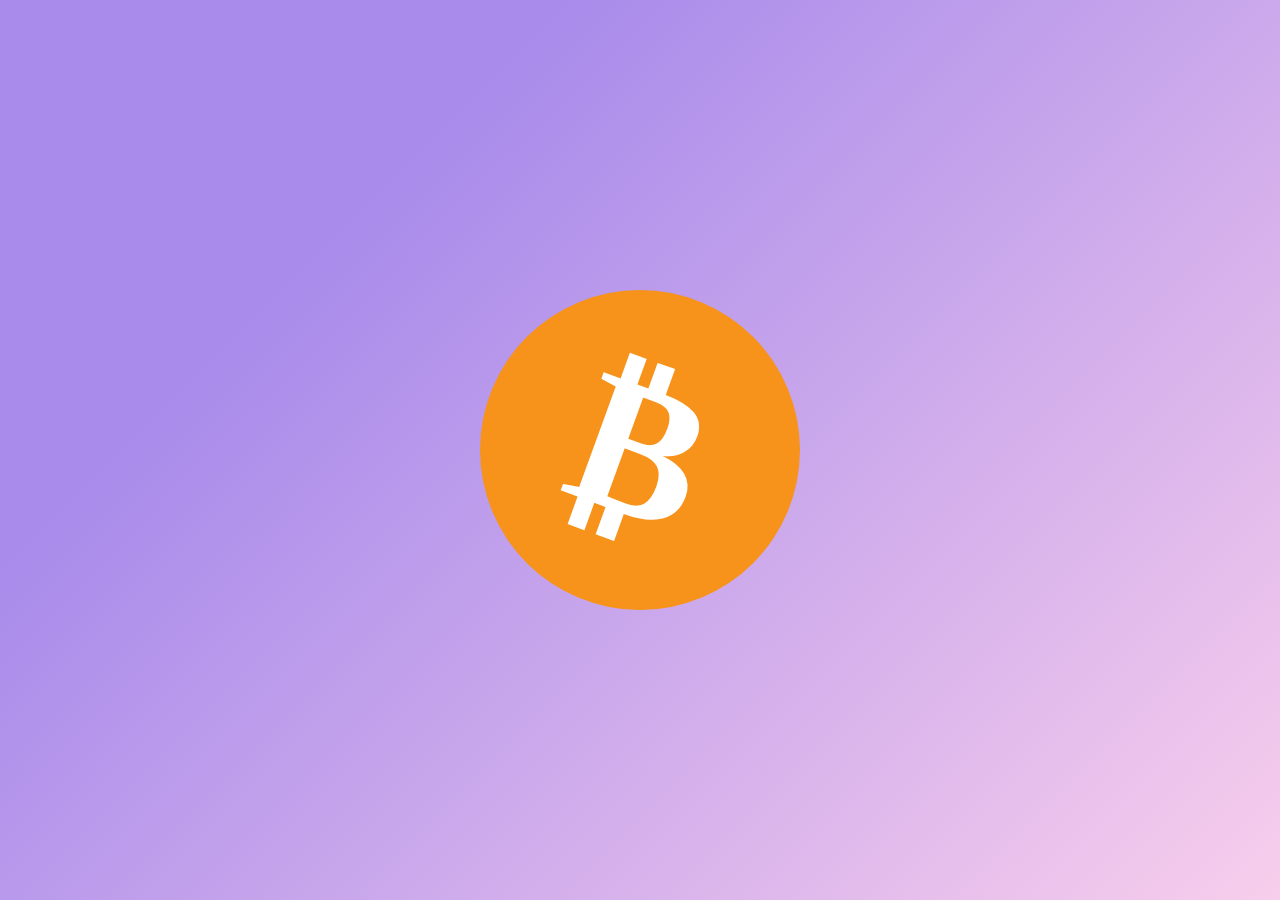
<file: Bitcoin-logo/index.html>
<!DOCTYPE html>
<html lang="en">
<head>
    <title>Bitcoin</title>
    <link rel="stylesheet" href="style.css">
</head>
<body>

    <div class="coin">
        <div class="bitcoin">₿</div>
    </div>
    
</body>
</html>
</file>
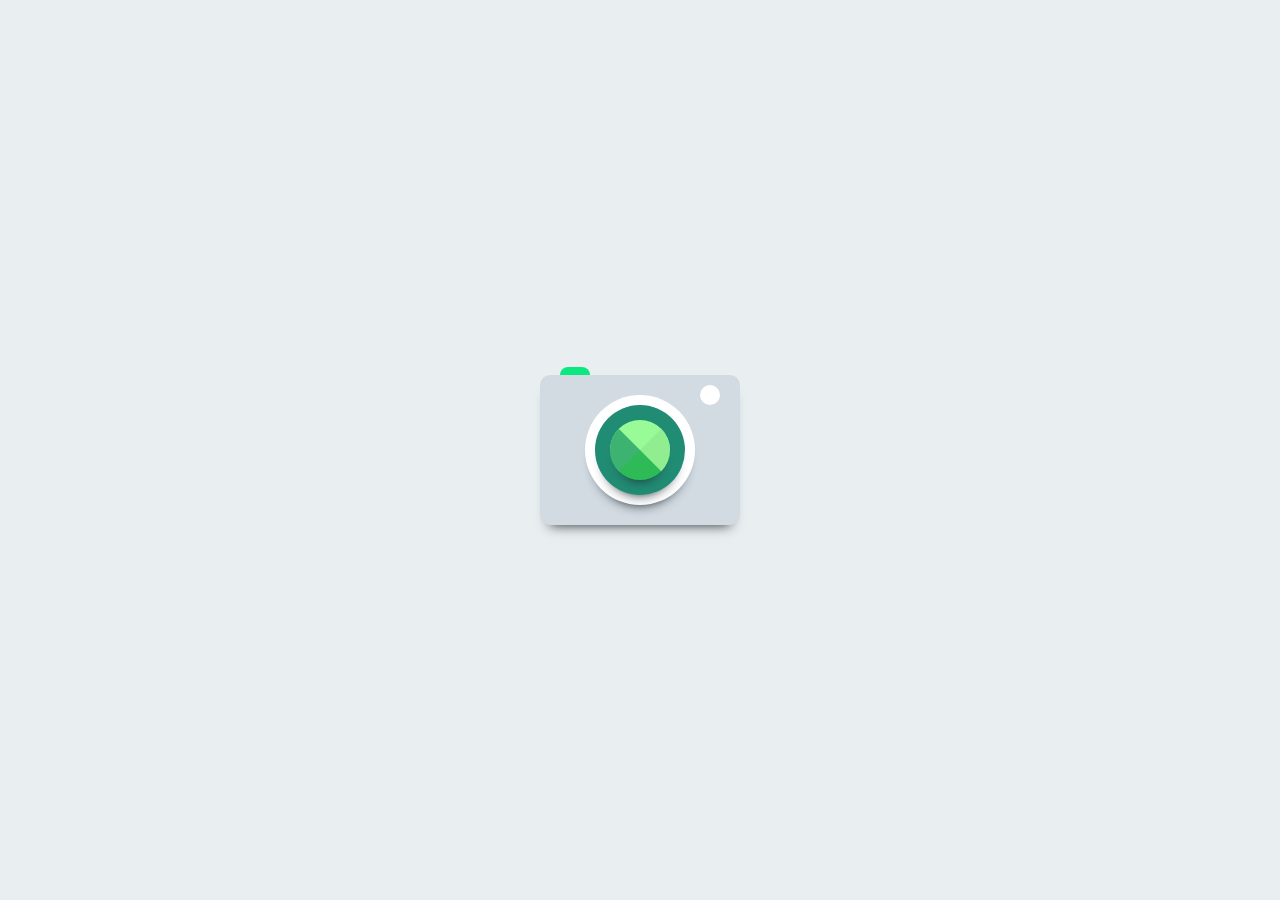
<file: Camera-Icon/index.html>
<!DOCTYPE html>
<html lang="en">
<head>
    <title>Camera-Icon</title>
    <link rel="stylesheet" href="style.css">
</head>
<body>
    <div class="center_div">
        <div class="camera_body">
            <div class="camera_btn"></div>
            <div class="camera_flash"></div>
            <div class="camera_lens"></div>
        </div>
    </div>
</body>
</html>
</file>
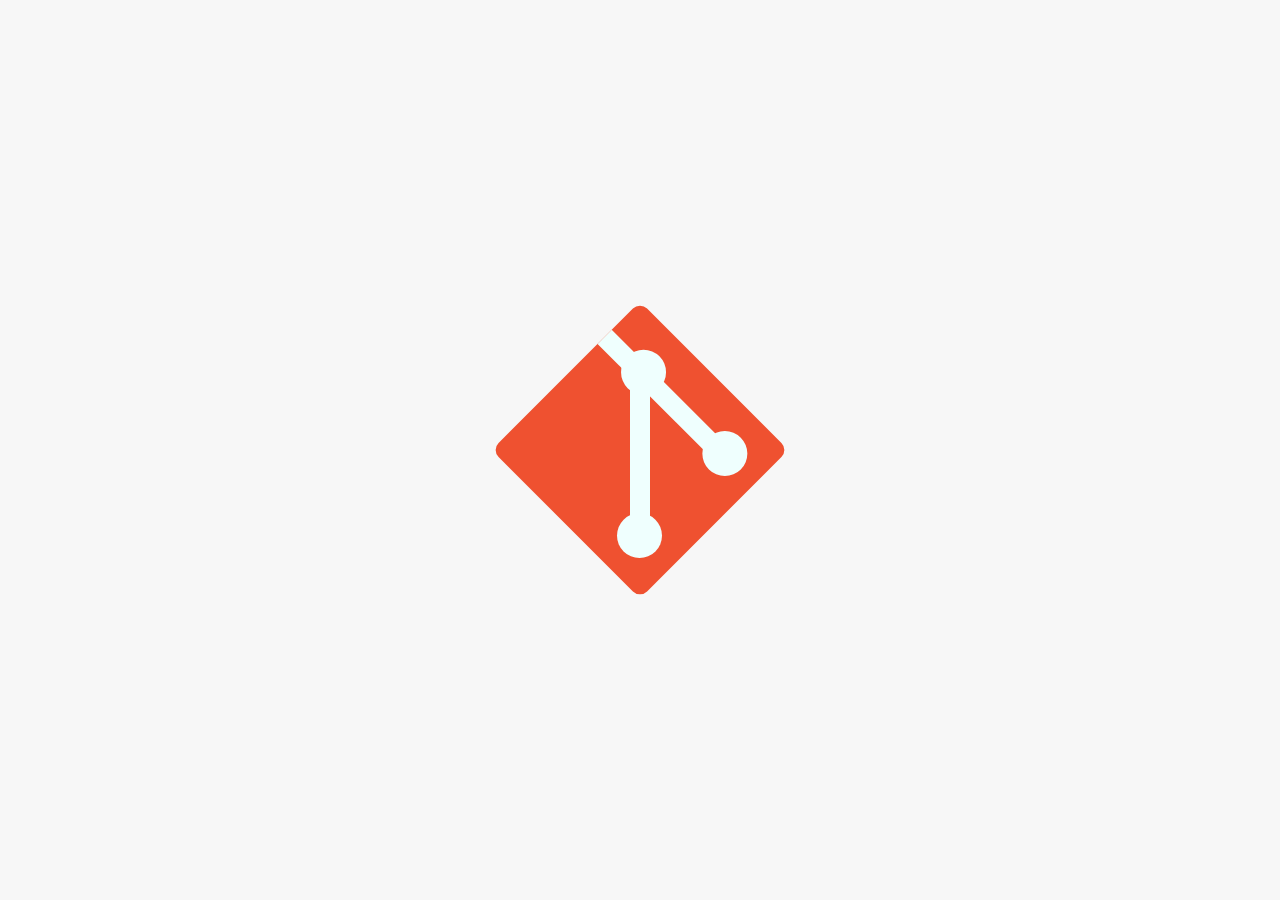
<file: Git-logo/index.html>
<!DOCTYPE html>
<html lang="en">
<head>
    <title>Git-logo</title>
    <link rel="stylesheet" href="style.css">
</head>
<body>
    <div class="center">
        <div class="box">
            <div class="first"></div>
            <div class="sec"></div>
        </div>
    </div>
</body>
</html>
</file>
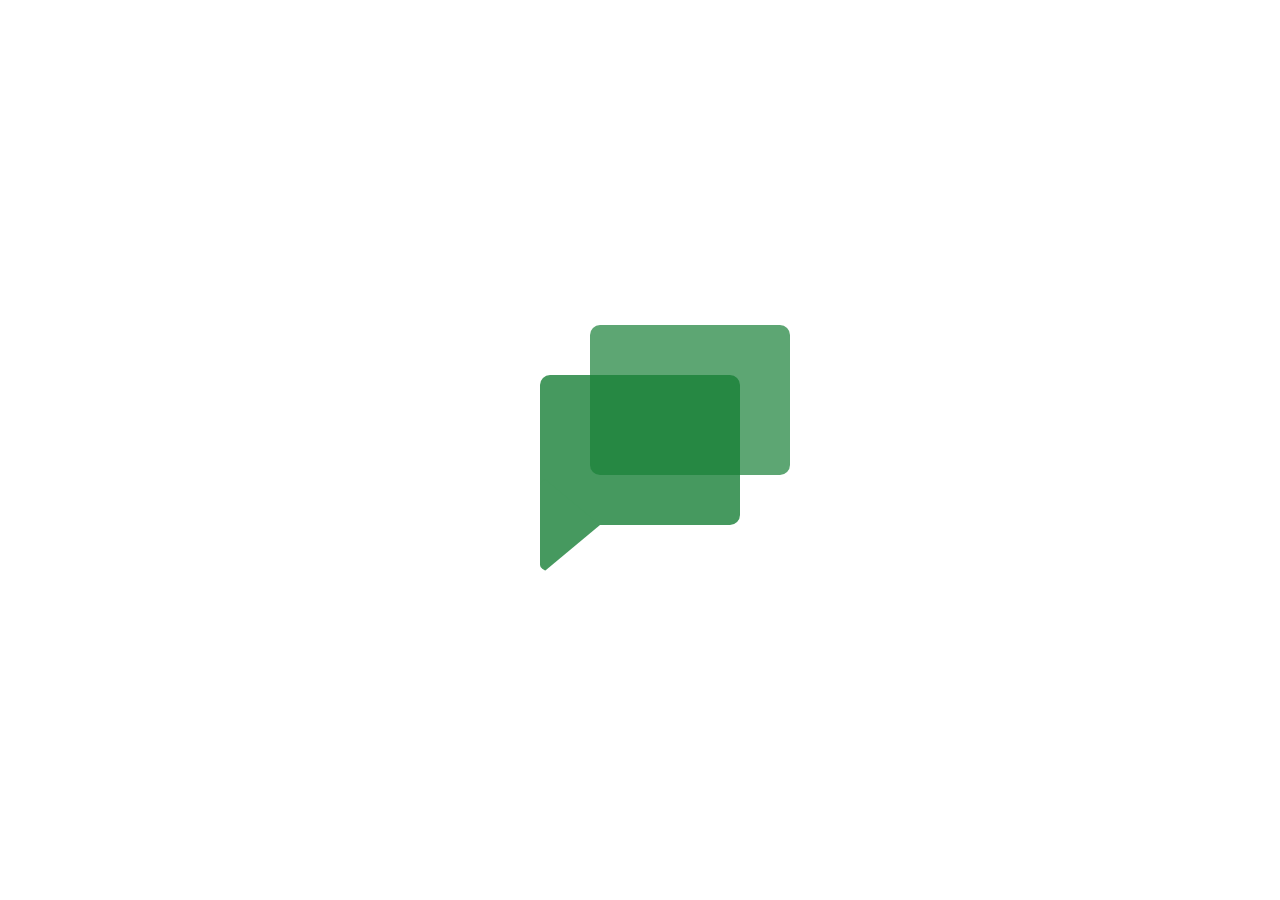
<file: Google-chat-logo/index.html>
<!DOCTYPE html>
<html lang="en">

<head>
    <title>Google-chat</title>
    <link rel="stylesheet" href="style.css">
</head>

<body>
    <div class="center">
        <div class="center">
            <div class="chat_box"></div>
            <div class="box"></div>
        </div>
    </div>
</body>

</html>
</file>
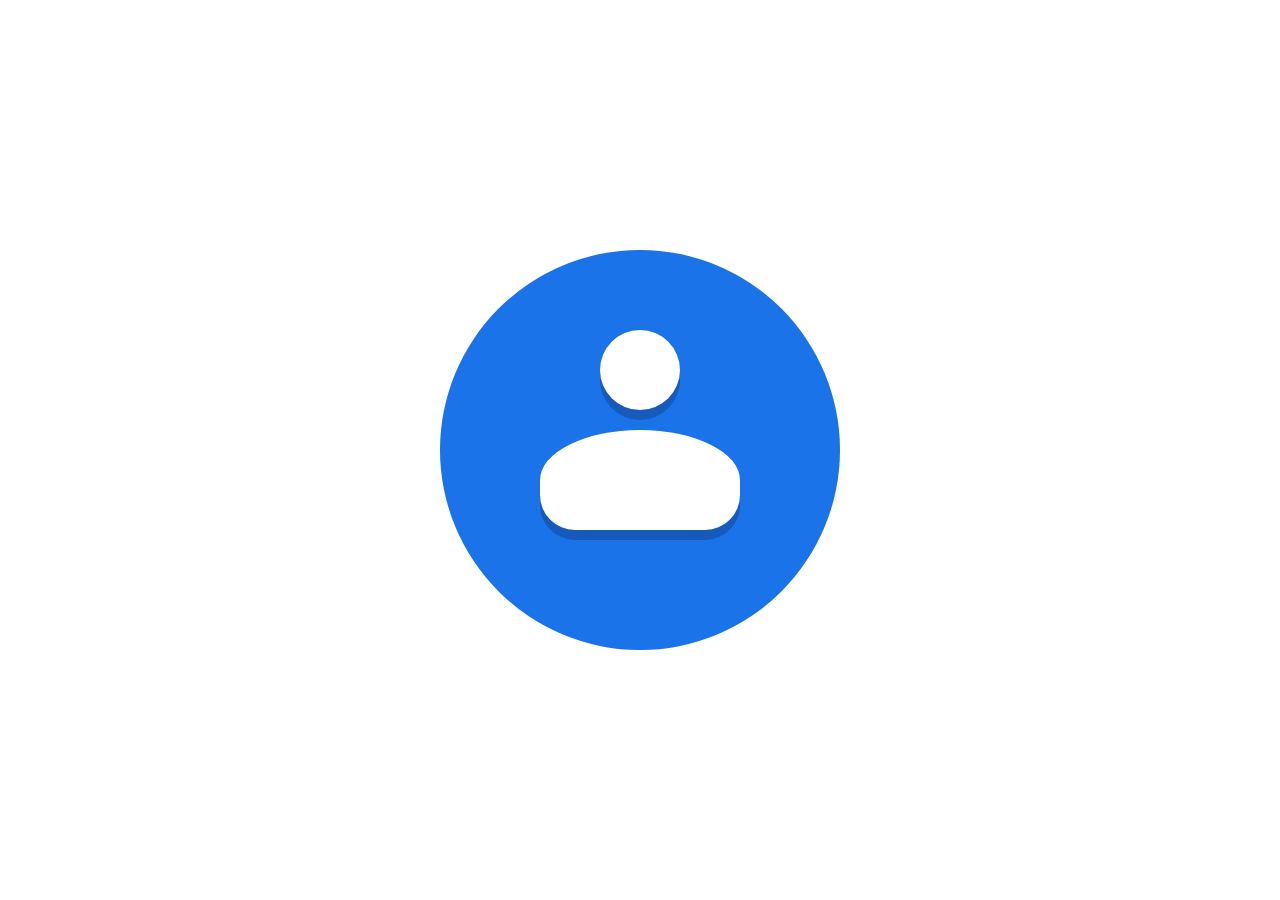
<file: Google-Contact-logo/index.html>
<!DOCTYPE html>
<html lang="en">
<head>
    <title>Google contact</title>
    <link rel="stylesheet" href="style.css">
</head>
<body>
    <div class="center">
        <div class="blue_circle">
            <div class="head"></div>
            <div class="body"></div>
        </div>
    </div>
</body>
</html>
</file>
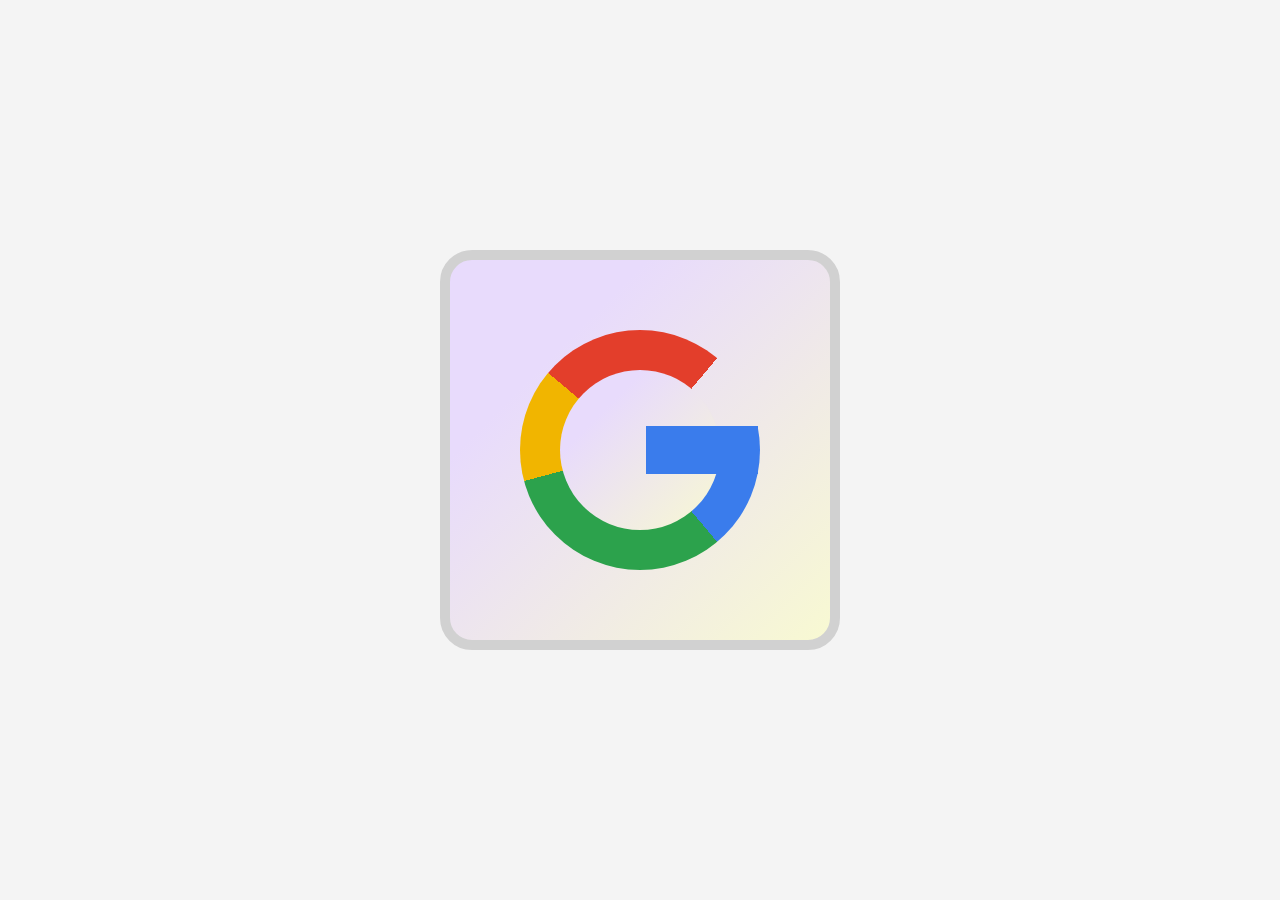
<file: Google-logo/index.html>
<!DOCTYPE html>
<html lang="en">
<head>
    <title>Google logo</title>
    <link rel="stylesheet" href="style.css">
</head>
<body>
   <div class="outer_div">
    <div class="google_logo"></div>
   </div>
</body>
</html>
</file>
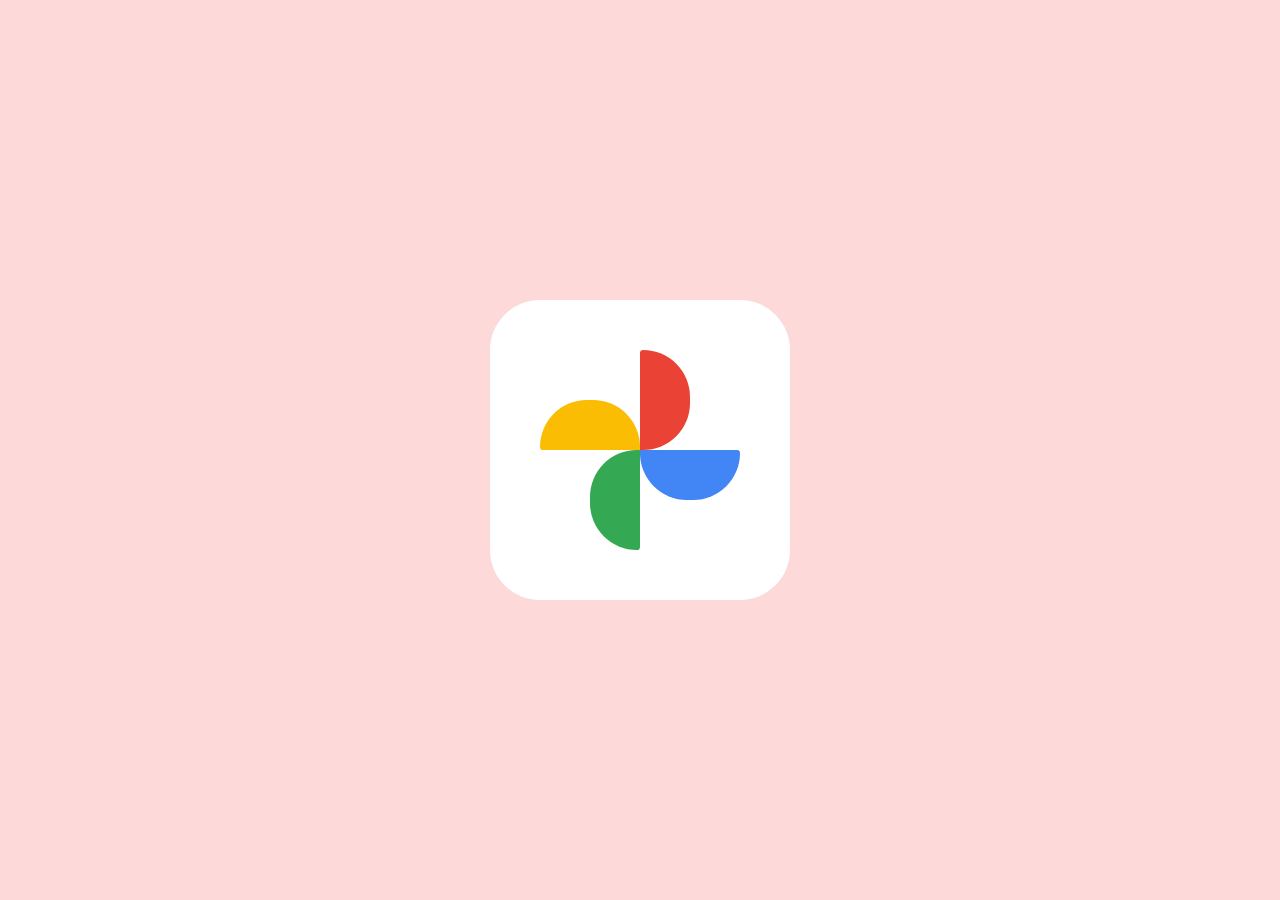
<file: Google-photos-logo/index.html>
<!DOCTYPE html>
<html lang="en">

<head>
    <title>Google-photo</title>
    <link rel="stylesheet" href="style.css">
</head>

<body>
    <div class="center">
        <div class="white_body">
            <div class="inner_center">
                <div class="semi_circle left_leaf"></div>
                <div class="semi_circle top_leaf"></div>
                <div class="semi_circle bottom_leaf"></div>
                <div class="semi_circle blue_leaf"></div>
            </div>
        </div>
    </div>

</body>

</html>
</file>
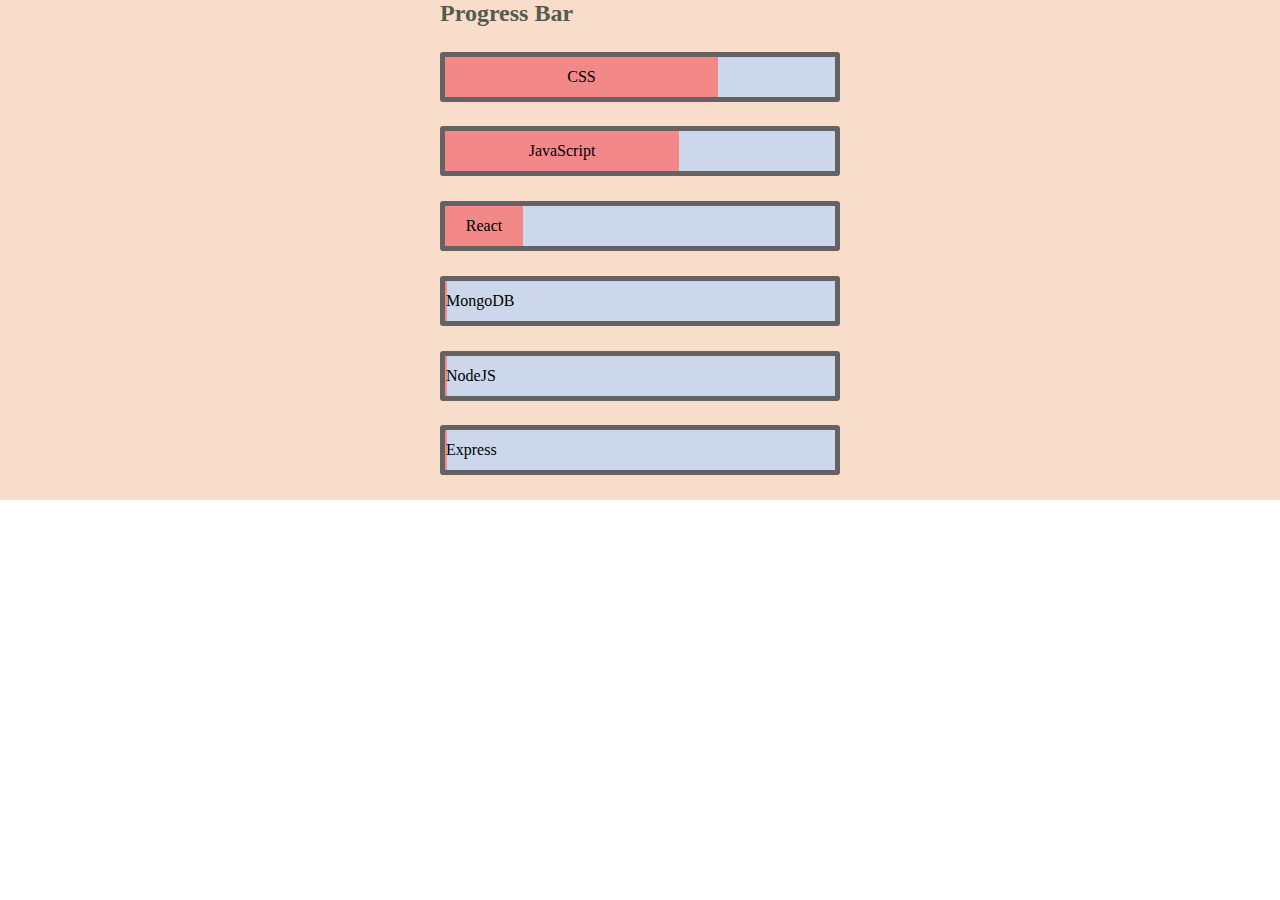
<file: Progress-Bar/index.html>
<!DOCTYPE html>
<html lang="en">
<head>
    <title>Progress-bar</title>
    <link rel="stylesheet" href="style.css">
</head>
<body>
    
    <div class="header">
        <h2>Progress Bar</h2>
        <div>
            <div class="css">CSS</div>
        </div>    
        <div>
            <div class="javascript">JavaScript</div>
        </div>
        <div>
            <div class="react">React</div>
        </div>
        <div>
            <div class="mongodb">MongoDB</div>
        </div>
        <div>
            <div class="nodejs">NodeJS</div>
        </div>
        <div>
            <div class="express">Express</div>
        </div>

    </div>
     
</body>
</html>
</file>
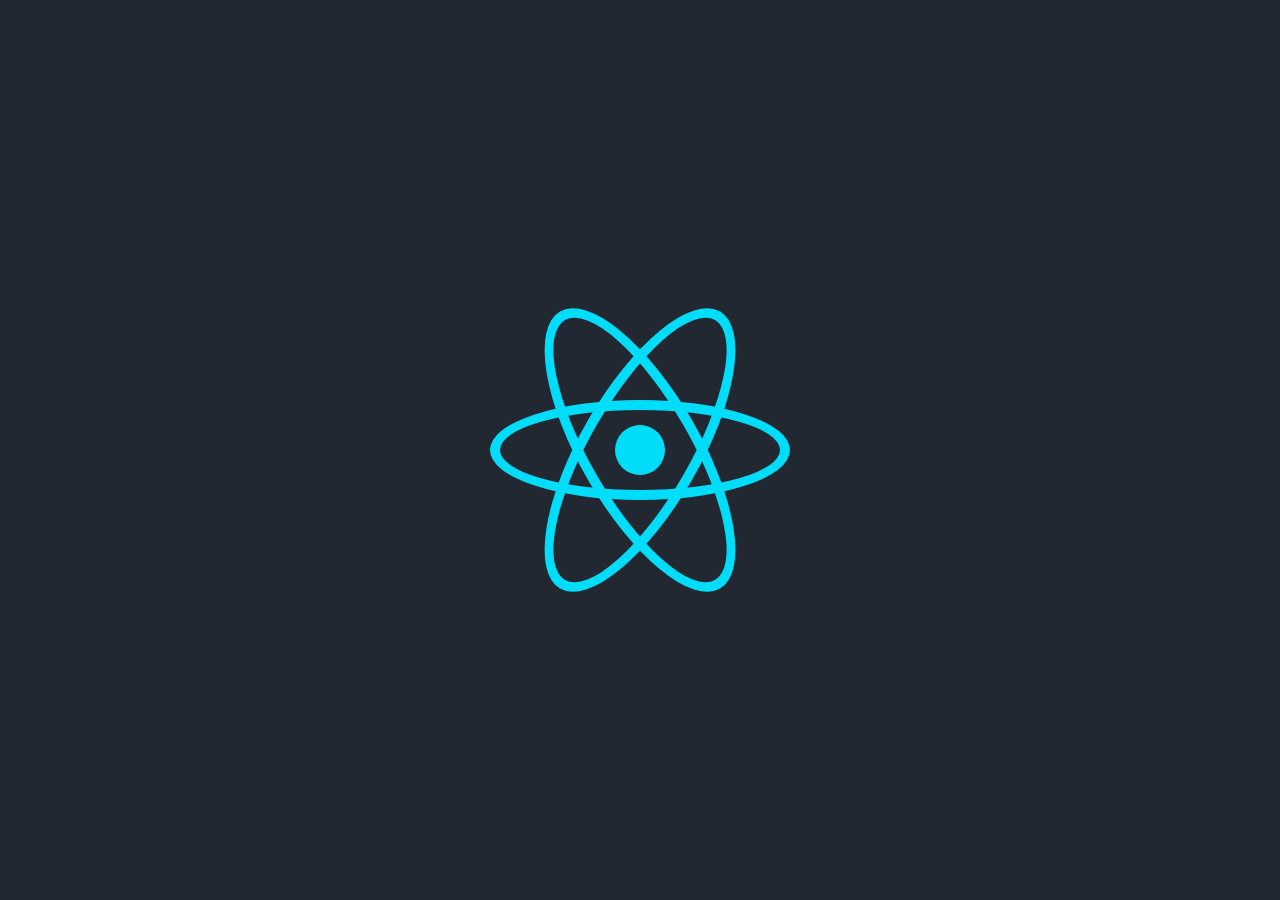
<file: React-logo/index.html>
<!DOCTYPE html>
<html lang="en">
<head>
    <title>React logo</title>
    <link rel="stylesheet" href="style.css">
</head>
<body>
    <div class="main_div">
        <div class="center_circle"></div>
    </div>
</body>
</html>
</file>
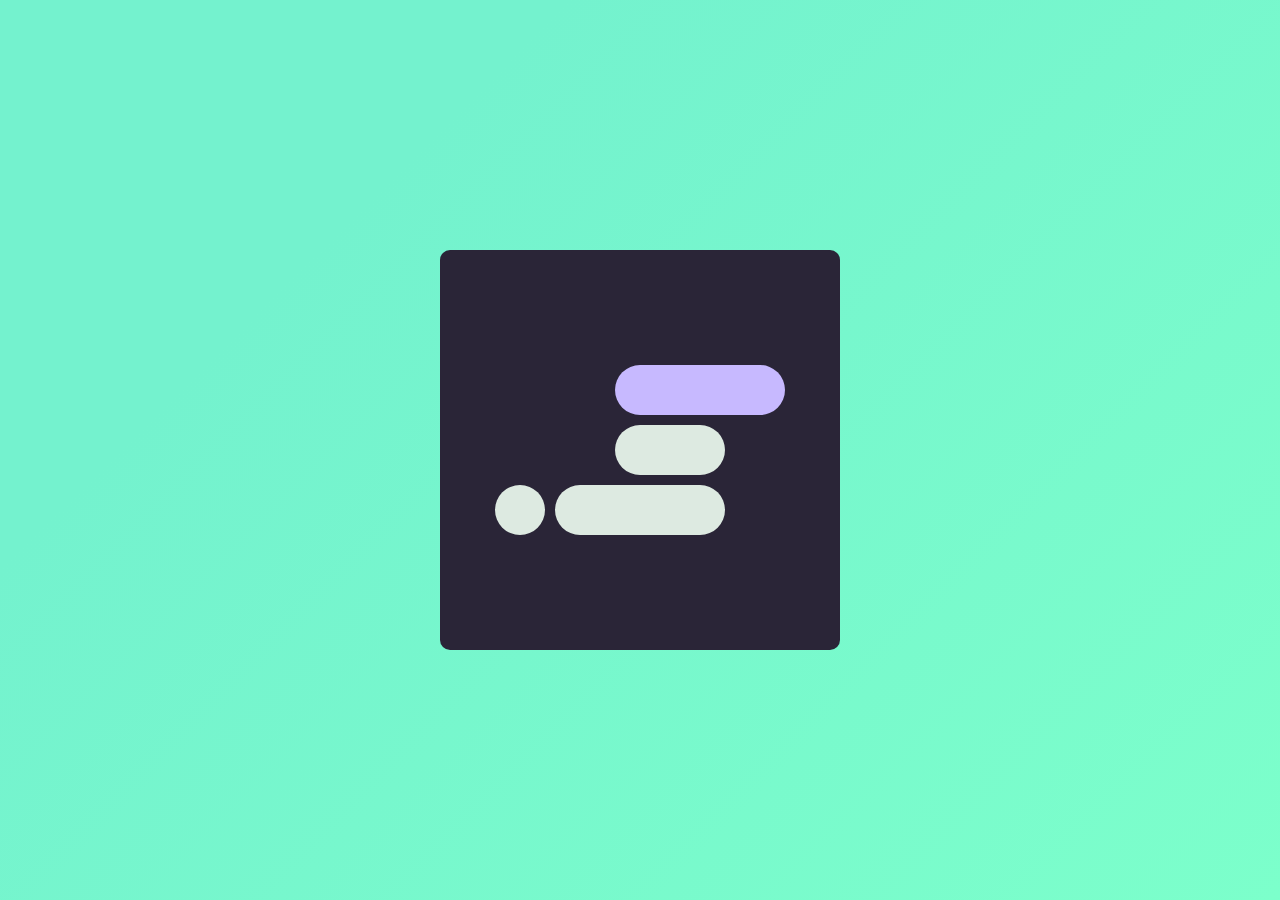
<file: Scrimba-logo/index.html>
<!DOCTYPE html>
<html lang="en">
<head>
    <title>Scrimba logo</title>
    <link rel="stylesheet" href="style.css">
</head>
<body>
    <div class="main__div">
        <div class="main__center__div">
            <div class="center__box">
                <div class="one"></div>
                <div class="two"></div>
                <div class="three"></div>
                <div class="four"></div>
            </div>
        </div>
    </div>
</body>
</html>
</file>
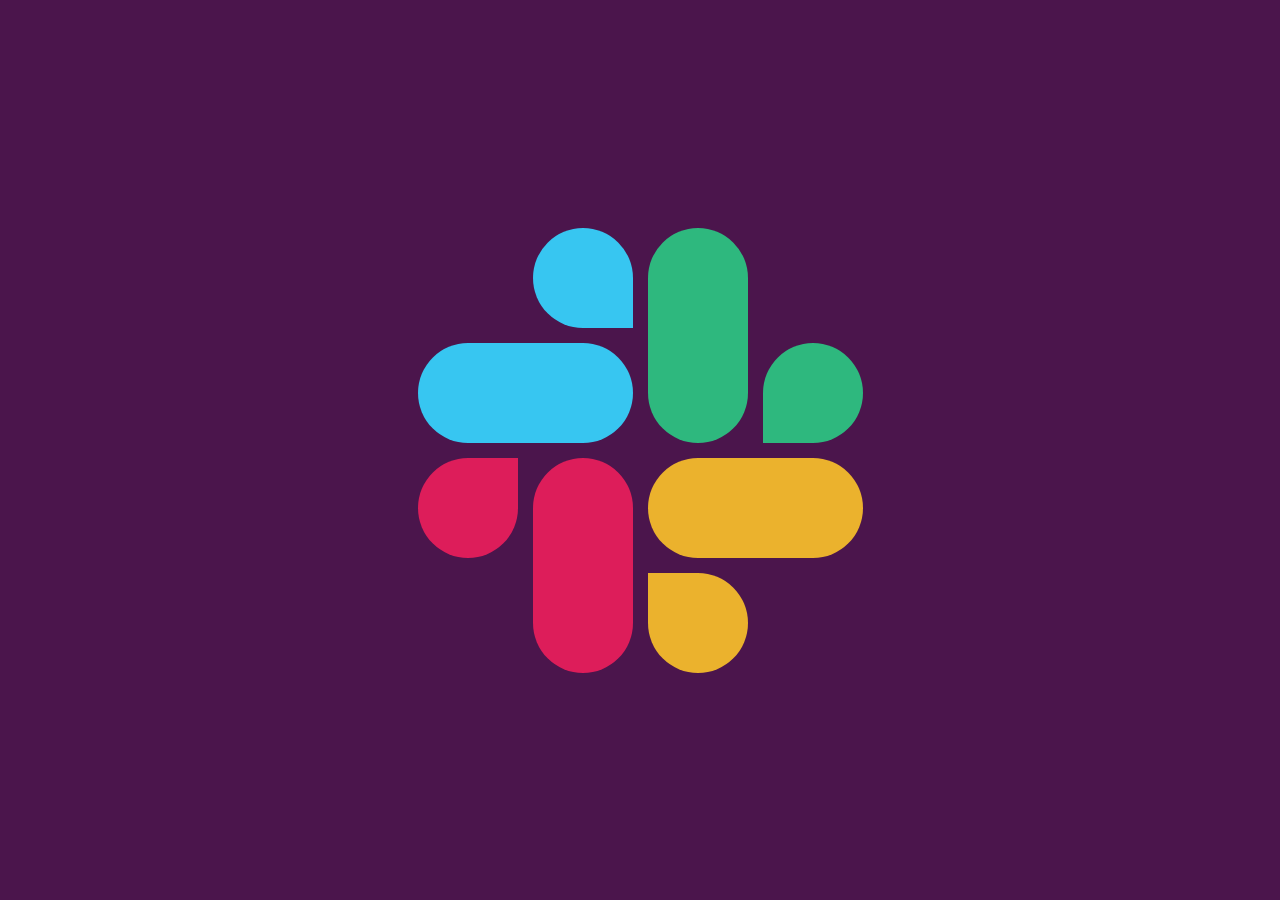
<file: Slack-logo/index.html>
<!DOCTYPE html>
<html lang="en">
<head>
    <title>Slack logo</title>
    <link rel="stylesheet" href="style.css">
</head>
<body>
    <div class="main__div">
        <div class="inner__div one"></div>
        <div class="inner__div two"></div>
        <div class="inner__div three"></div>
        <div class="inner__div four"></div>
        <div class="inner__div five"></div>
        <div class="inner__div six"></div>
        <div class="inner__div seven"></div>
        <div class="inner__div eight"></div>
    </div>
</body>
</html>
</file>
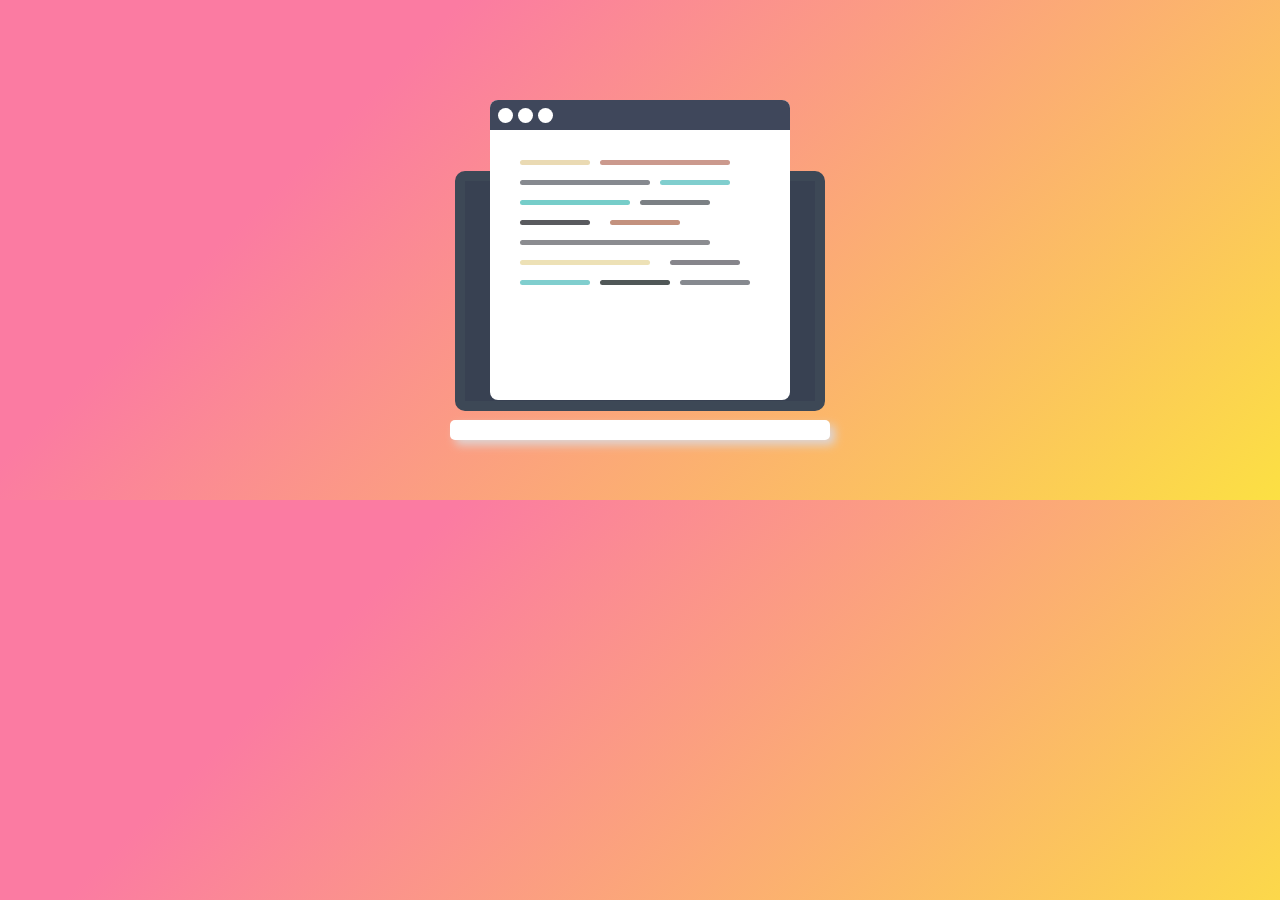
<file: Twitter-header/index.html>
<!DOCTYPE html>
<html lang="en">
<head>
    <link rel="stylesheet" href="style.css">
    <title>Twitter Header</title>
</head>
<body>
    <div class="header">
      <div class="header--body"></div>
    </div>
</body>
</html>
</file>
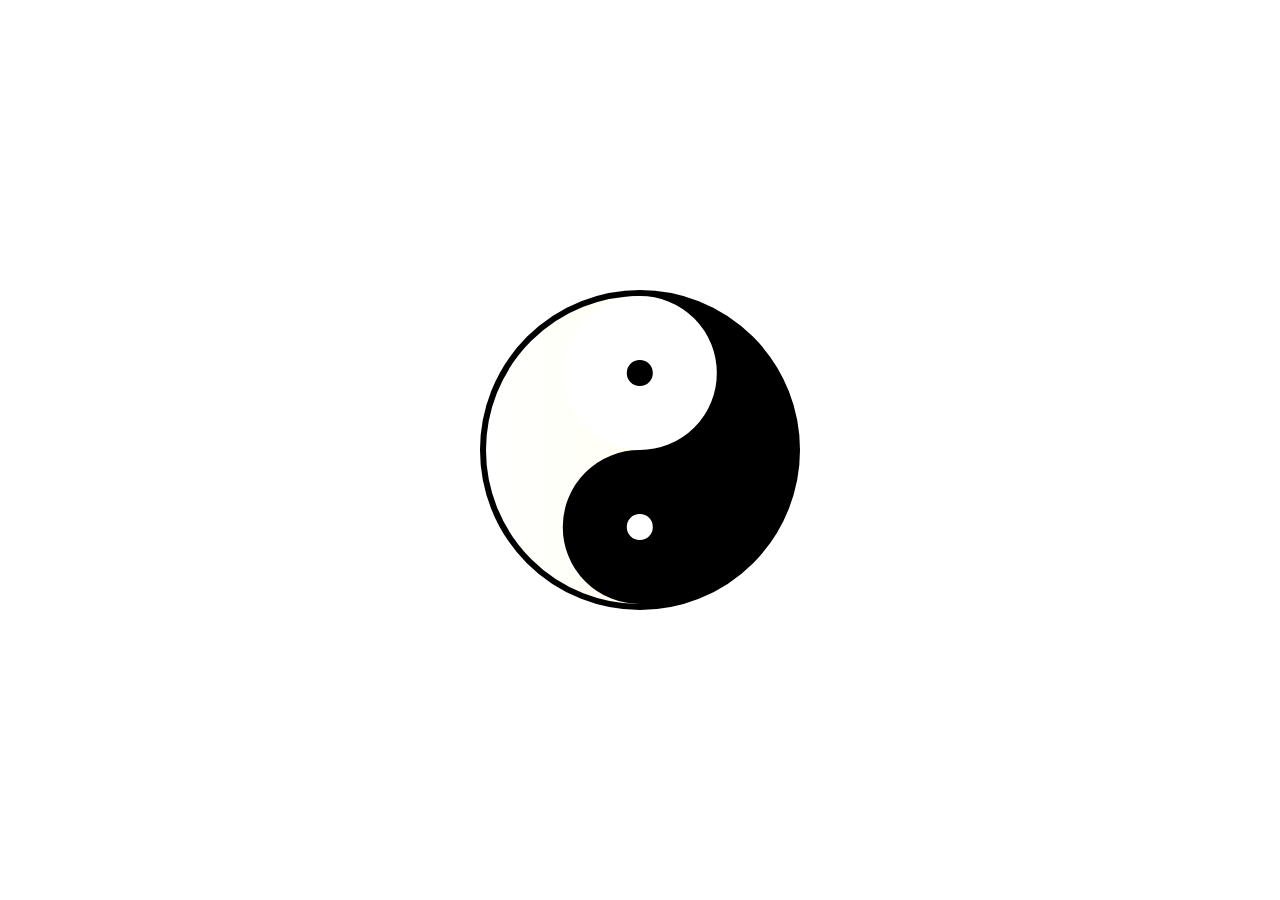
<file: Yin-yang/index.html>
<!DOCTYPE html>
<html lang="en">
<head>
    <title>Yin-Yang</title>
    <link rel="stylesheet" href="style.css">
</head>
<body>
    <div class="main">
        <div class="yin_yang"></div>
    </div>
</body>
</html>
</file>
<file: Bitcoin-logo/style.css>
* {
  margin: 0;
  padding: 0;
  box-sizing: border-box;
}

body {
  font-size: 62.5%;
  background-color: #f8ceec;
  background-image: linear-gradient(315deg, #f8ceec 0%, #a88beb 74%);
  min-height: 100vh;
  display: grid;
  justify-content: center;
  align-items: center;
}

:root {
  --bitcoin-background: #f7931a;
  --bitcoin-color: #ffffff;
}

.bitcoin {
  font-size: 12rem;
  font-weight: bold;
  color: var(--bitcoin-color);
  transform: rotate(20deg);
}

.coin {
  /* border: 1px solid blue; */
  height: 20rem;
  width: 20rem;
  display: flex;
  justify-content: center;
  align-items: center;
  border-radius: 50%;
  background-color: var(--bitcoin-background);
}
</file>
<file: Camera-Icon/style.css>
*,
*::before,
*::after {
  margin: 0;
  padding: 0;
  box-sizing: border-box;
}
html {
  font-size: 62.5%; /* bydefault font size 10px now 1rem = 10px*/
}

:root {
  --camera-body: #d2dae2;
  --box-shadow: #222a2f;
  --power-btn: #0be881;
  --camera-lens: #218c74;
}

.center_div {
  width: 100vw;
  height: 100vh;
  background-color: hsl(206, 21%, 93%);
  display: grid;
  place-items: center;
}

.camera_body {
  width: 20rem;
  height: 15rem;
  background-color: var(--camera-body);
  border-radius: 1rem;
  box-shadow: 0 1rem 1.2rem -1rem var(--box-shadow);
  position: relative;
  display: grid;
  place-items: center;
}

.camera_btn {
  width: 3rem;
  height: 0.8rem;
  background-color: var(--power-btn);
  position: absolute;
  top: -0.8rem;
  left: 2rem;
  border-radius: 0.8rem 0.8rem 0 0;
}
.camera_flash {
  width: 2rem;
  height: 2rem;
  border-radius: 50%;
  background-color: #fff;
  position: absolute;
  right: 2rem;
  top: 1rem;
}

.camera_lens {
  width: 11rem;
  height: 11rem;
  border-radius: 50%;
  background-color: #fff;
  box-shadow: 0 1rem 1.2rem -1rem var(--box-shadow);
  position: relative;
  display: grid;
  place-items: center;
}

.camera_lens::before {
  content: "";
  width: 9rem;
  height: 9rem;
  border-radius: 50%;
  background-color: var(--camera-lens);
  box-shadow: 0 1rem 1.2rem -1rem var(--box-shadow);
  position: absolute;
}

.camera_lens::after {
  content: "";
  border-radius: 50%;
  border-top: 3rem solid #98fb98;
  border-right: 3rem solid #90ee90;
  border-bottom: 3rem solid #2ebb57;
  border-left: 3rem solid #3cb371;
  box-shadow: 0 1rem 1.2rem -1rem var(--box-shadow);
  position: absolute;
}
</file>
<file: Git-logo/style.css>
* {
  margin: 0;
  padding: 0;
  box-sizing: border-box;
}

body {
  background: #f7f7f7;
}

.center {
  height: 100vh;
  display: grid;
  place-items: center;
}

.box {
  width: 210px;
  height: 210px;
  background: #ef5130;
  border-radius: 10px;
  transform: rotate(45deg);
}
.first {
  width: 160px;
  height: 20px;
  background: #effffe;
  position: relative;
  top: 40px;
}
.sec {
  width: 160px;
  height: 20px;
  background: #effffe;
  position: relative;
  transform-origin: left;
  transform: rotate(45deg);
  left: 40px;
  top: 10px;
}
.first::after {
  content: "";
  height: 45px;
  width: 45px;
  position: absolute;
  border-radius: 50%;
  background: #effffe;
  top: -15px;
  left: 30px;
}
.first::before {
  content: "";
  height: 45px;
  width: 45px;
  position: absolute;
  border-radius: 50%;
  background: #effffe;
  top: -15px;
  right: -30px;
}
.sec::after {
  content: "";
  height: 45px;
  width: 45px;
  position: absolute;
  border-radius: 50%;
  background: #effffe;
  top: -12px;
  right: -40px;
}
</file>
<file: Google-chat-logo/style.css>
* {
  margin: 0;
  padding: 0;
}

.center {
  width: 100vw;
  height: 100vh;
  display: flex;
  justify-content: center;
  align-items: center;
}

.chat_box,
.box {
  width: 200px;
  height: 150px;
  background: #188038;
  opacity: 0.8;
  border-radius: 10px;
  position: absolute;
}

.chat_box::before {
  content: "";
  border-radius: 60px/20px;
  border-top: 50px solid transparent;
  border-left: 60px solid #188038;
  border-bottom: 50px solid transparent;
  position: absolute;
  top: 100px;
}
.box {
  opacity: 0.7;
  position: relative;
  left: 50px;
  bottom: 50px;
}
</file>
<file: Google-Contact-logo/style.css>
* {
  margin: 0;
  padding: 0;
  box-sizing: border-box;
}

.center {
  height: 100vh;
  display: grid;
  place-items: center;
}

.blue_circle {
  width: 400px;
  height: 400px;
  background: #1a73e8;
  border-radius: 50%;
}

.head {
  width: 80px;
  height: 80px;
  background: #fff;
  border-radius: 50%;
  margin: auto;
  position: relative;
  top: 80px;
  box-shadow: 0 10px 0 #185abc;
}

.body {
  width: 200px;
  height: 100px;
  background: #fff;
  border-radius: 50% 50% 35px 35px;
  margin: 0 auto;
  position: relative;
  top: 100px;
  box-shadow: 0 10px 0 #185abc;
}
</file>
<file: Google-logo/style.css>
* {
  margin: 0;
  padding: 0;
  box-sizing: border-box;
}

html {
  font-size: 62.5deg;
}

:root {
  --color-red: #e33e2b;
  --color-orange: #f1b500;
  --color-green: #2ca24c;
  --color-blue: #3a7cec;
  --background-color: #f4f4f4;
}

body {
  min-height: 100vh;
  background-color: var(--background-color);
  display: flex;
  justify-content: center;
  align-items: center;
}

.outer_div {
  width: 25rem;
  height: 25rem;
  display: flex;
  justify-content: center;
  align-items: center;
  border: 10px solid rgb(209, 209, 209);
  border-radius: 2rem;
  background-color: #f8f9d2;
  background-image: linear-gradient(315deg, #f8f9d2 0%, #e8dbfc 74%);
}

.google_logo {
  width: 15rem;
  height: 15rem;
  background: conic-gradient(
    var(--color-red) 0deg,
    var(--color-red) 40deg,
    transparent 40deg,
    transparent 80deg,
    var(--color-blue) 75deg,
    var(--color-blue) 140deg,
    var(--color-green) 140deg,
    var(--color-green) 255deg,
    var(--color-orange) 255deg,
    var(--color-orange) 310deg,
    var(--color-red) 310deg
  );
  border-radius: 50%;
  position: relative;
  display: flex;
  justify-content: center;
  align-items: center;
}

.google_logo::before {
  content: "";
  position: absolute;
  width: 10rem;
  height: 10rem;
  background-color: #f8f9d2;
  background-image: linear-gradient(315deg, #f8f9d2 0%, #e8dbfc 74%);
  border-radius: 50%;
}

.google_logo::after {
  content: "";
  position: absolute;
  width: 7rem;
  height: 3rem;
  background-color: var(--color-blue);
  left: 7.9rem;
}
</file>
<file: Google-photos-logo/style.css>
* {
  margin: 0;
  padding: 0;
  box-sizing: border-box;
}

body {
  background: rgb(253, 217, 217);
}

.center {
  height: 100vh;
  display: grid;
  place-items: center;
}
.white_body {
  width: 300px;
  height: 300px;
  background: #fff;
  border-radius: 50px;
  display: grid;
  place-items: center;
}
.inner_center {
  width: 200px;
  height: 200px;
  position: relative;
  top: 50px;
}
.semi_circle {
  height: 50px;
  width: 100px;
  border-radius: 150px 150px 0px 10px;
  position: absolute;
  transform-origin: bottom right;
}
.left_leaf {
  background: #fbbc04;
}
.top_leaf {
  transform: rotate(90deg);
  background: #ea4335;
}
.bottom_leaf {
  transform: rotate(-90deg);
  background: #34a853;
}
.blue_leaf {
  transform: rotate(180deg);
  background: #4285f4;
}
</file>
<file: Progress-Bar/style.css>
* {
  margin: 0;
  padding: 0;
  box-sizing: border-box;
}

h2 {
  color: rgb(84, 90, 79);
}
.header {
  height: 500px;
  background-color: rgb(247, 221, 202);
  display: grid;
  justify-content: center;
}

.header > div {
  height: 50px;
  width: 400px;
  border: 5px solid rgb(100, 98, 98);
  background-color: rgb(204, 215, 236);
  border-radius: 3px;
}

.header > div > div {
  display: grid;
  place-items: center;
  height: 100%;
  background-color: rgb(243, 136, 136);
  padding: 1px;
}

.css {
  width: calc(70%);
}
.javascript {
  width: calc(60%);
}
.react {
  width: calc(20%);
}
.mongodb {
  width: calc(0%);
}
.nodejs {
  width: calc(0%);
}
.express {
  width: calc(0%);
}
</file>
<file: React-logo/style.css>
* {
  margin: 0;
  padding: 0;
  box-sizing: border-box;
}

html {
  font-size: 62.5%;
  /* This make the 1rem = 10px */
}

:root {
  --react-logo-color: hsl(187deg 100% 49%);
  --background-color: hsl(212deg 19% 16%);
}

body {
  background-color: var(--background-color);
  display: flex;
  justify-content: center;
  align-items: center;
  min-height: 100vh;
}

.main_div {
  width: 30rem;
  height: 10rem;
  background-color: transparent;
  border: 1rem solid var(--react-logo-color);
  border-radius: 50%;
  display: flex;
  justify-content: center;
  align-items: center;
  position: relative;
}

.main_div::after {
  content: "";
  position: absolute;
  width: 30rem;
  height: 10rem;
  background-color: transparent;
  border: 1rem solid var(--react-logo-color);
  border-radius: 50%;
  display: flex;
  justify-content: center;
  align-items: center;
  transform: rotate(60deg);
}

.main_div::before {
  content: "";
  position: absolute;
  width: 30rem;
  height: 10rem;
  background-color: transparent;
  border: 1rem solid var(--react-logo-color);
  border-radius: 50%;
  display: flex;
  justify-content: center;
  align-items: center;
  transform: rotate(120deg);
}

.center_circle {
  width: 5rem;
  height: 5rem;
  background-color: var(--react-logo-color);
  border-radius: 50%;
}
</file>
<file: Scrimba-logo/style.css>
* {
  margin: 0;
  padding: 0;
  box-sizing: border-box;
}
body {
  background-color: #7cffcb;
  background-image: linear-gradient(315deg, #7cffcb 0%, #74f2ce 74%);
}

:root {
  --background-color: #2a2537;
  --one-color: #c7b9ff;
  --two-color: #ddeae1;
  --three-four-color: #ddeae1;
}

.main__div {
  height: 100vh;
  width: 100vw;
  display: flex;
  justify-content: center;
  align-items: center;
}

.main__center__div {
  height: 400px;
  width: 400px;
  display: flex;
  justify-content: center;
  align-items: center;
  background-color: var(--background-color);
  border-radius: 10px;
}

.center__box {
  background-color: var(--background-color);
  display: grid;
  /* place-items: center; */
  grid-template-columns: repeat(5, 50px);
  grid-template-rows: repeat(3, 50px);
  grid-template-areas:
    ". . one one one"
    ". . two two ."
    "three four four four . ";
  grid-gap: 10px;
  padding: 30px;
}

.one {
  grid-area: one;
  background-color: var(--one-color);
  border-radius: 80px;
}

.two {
  grid-area: two;
  background-color: var(--two-color);
  border-radius: 80px;
}

.three {
  grid-area: three;
  background-color: var(--three-four-color);
  border-radius: 50%;
}

.four {
  grid-area: four;
  background-color: var(--three-four-color);
  border-radius: 80px;
}
</file>
<file: Slack-logo/style.css>
* {
  margin: 0;
  padding: 0;
  box-sizing: border-box;
}

html {
  font-size: 62.5%;
  /* This make the 1rem = 10px */
}

:root {
  --background-color: hsl(299deg 56% 19%);
  --color-blue: hsl(194deg 87% 58%);
  --color-green: hsl(155deg 60% 45%);
  --color-red: hsl(341deg 77% 49%);
  --color-orange: hsl(42deg 83% 55%);
  --size: 10rem;
}

body {
  display: flex;
  justify-content: center;
  align-items: center;
  min-height: 100vh;
  background-color: var(--background-color);
}

.main__div {
  display: grid;
  grid-template: repeat(4, var(--size)) / repeat(4, var(--size));
  grid-gap: 1.5rem;
  grid-template-areas:
    ". a b ."
    "c c b d"
    "e f g g"
    ". f h .";
}

.one {
  grid-area: a;
  background-color: var(--color-blue);
  border-radius: 50% 50% 0 50%;
}
.two {
  grid-area: b;
  background-color: var(--color-green);
  border-radius: calc(var(--size) * 2);
}
.three {
  grid-area: c;
  background-color: var(--color-blue);
  border-radius: calc(var(--size) * 2);
}
.four {
  grid-area: d;
  background-color: var(--color-green);
  border-radius: 50% 50% 50% 0;
}
.five {
  grid-area: e;
  background-color: var(--color-red);
  border-radius: 50% 0 50% 50%;
}
.six {
  grid-area: f;
  background-color: var(--color-red);
  border-radius: calc(var(--size) * 2);
}
.seven {
  grid-area: g;
  background-color: var(--color-orange);
  border-radius: calc(var(--size) * 2);
}
.eight {
  grid-area: h;
  background-color: var(--color-orange);
  border-radius: 0 50% 50% 50%;
}
</file>
<file: Twitter-header/style.css>
* {
  box-sizing: border-box;
  padding: 0;
  margin: 0;
}
body {
  display: grid;
  place-items: center;
  min-height: 500px;
  background-color: #fce043;
  background-image: linear-gradient(315deg, #fce043 0%, #fb7ba2 74%);
}
.header {
  height: 300px;
  width: 300px;
  background-color: #fff;
  border-radius: 8px;
  position: relative;
  display: flex;
  justify-content: center;
  align-items: center;
}

.header::after {
  content: "";
  position: absolute;
  height: 220px;
  width: 350px;
  background-color: #384152;
  z-index: -1;
  border: 10px solid #3d4856;
  border-radius: 10px;
  bottom: -11px;
}

.header::before {
  content: "";
  position: absolute;
  width: 380px;
  height: 20px;
  border-radius: 5px;
  background-color: #fff;
  bottom: -40px;
  box-shadow: 5px 5px 10px rgb(221, 213, 213);
}

.header--body {
  width: 100%;
  height: 30px;
  background-color: #3f475b;
  border-radius: 8px 8px 0 0;
  position: relative;
  display: flex;
  align-items: center;
  margin-bottom: auto;
}

.header--body::after {
  content: "";
  position: absolute;
  width: 15px;
  height: 15px;
  border-radius: 50%;
  background-color: #fff;
  margin-left: 8px;
  box-shadow: 20px 0px #fff, 40px 0px #fff;
}

.header--body::before {
  content: "";
  position: absolute;
  width: 70px;
  height: 5px;
  border-radius: 5px;
  background-color: #eadab3;
  top: 60px;
  left: 30px;
  box-shadow: 80px 0 #cb998d, 140px 0 #cb998d, 0 20px #86898f, 60px 20px #86898f,
    140px 20px #80cece, 0 40px #76cdc9, 40px 40px #76cdc9, 120px 40px #7b8084,
    0 60px #595a5e, 90px 60px #c3917e, 0 80px #8b8c90, 60px 80px #8b8c90,
    120px 80px #8b8c90, 0 100px #ede1b6, 60px 100px #ede1b6, 150px 100px #86858b,
    0 120px #80cece, 80px 120px #505757, 160px 120px #86898f;
}
</file>
<file: Yin-yang/style.css>
* {
  margin: 0;
  padding: 0;
  box-sizing: border-box;
}

body {
  font-size: 62.5%;
}

.main {
  width: 100vw;
  height: 100vh;
  display: flex;
  justify-content: center;
  align-items: center;
}

.yin_yang {
  width: 20rem;
  height: 20rem;
  background: rgb(255, 255, 255);
  background: linear-gradient(
    90deg,
    rgba(255, 255, 255, 1) 0%,
    rgba(255, 255, 244, 1) 50%,
    rgba(0, 0, 0, 1) 50%,
    rgba(0, 0, 0, 1) 100%
  );
  border: 0.4rem solid black;
  position: relative;
  border-radius: 50%;
}

.yin_yang::before,
.yin_yang::after {
  content: "";
  position: absolute;
  width: 1.6rem;
  height: 1.6rem;
  border-radius: 50%;
  transform: translateX(50%);
}
.yin_yang::before {
  background: black;
  border: 4rem solid white;
}

.yin_yang::after {
  background: white;
  border: 4rem solid black;
  bottom: 0%;
}
</file>
